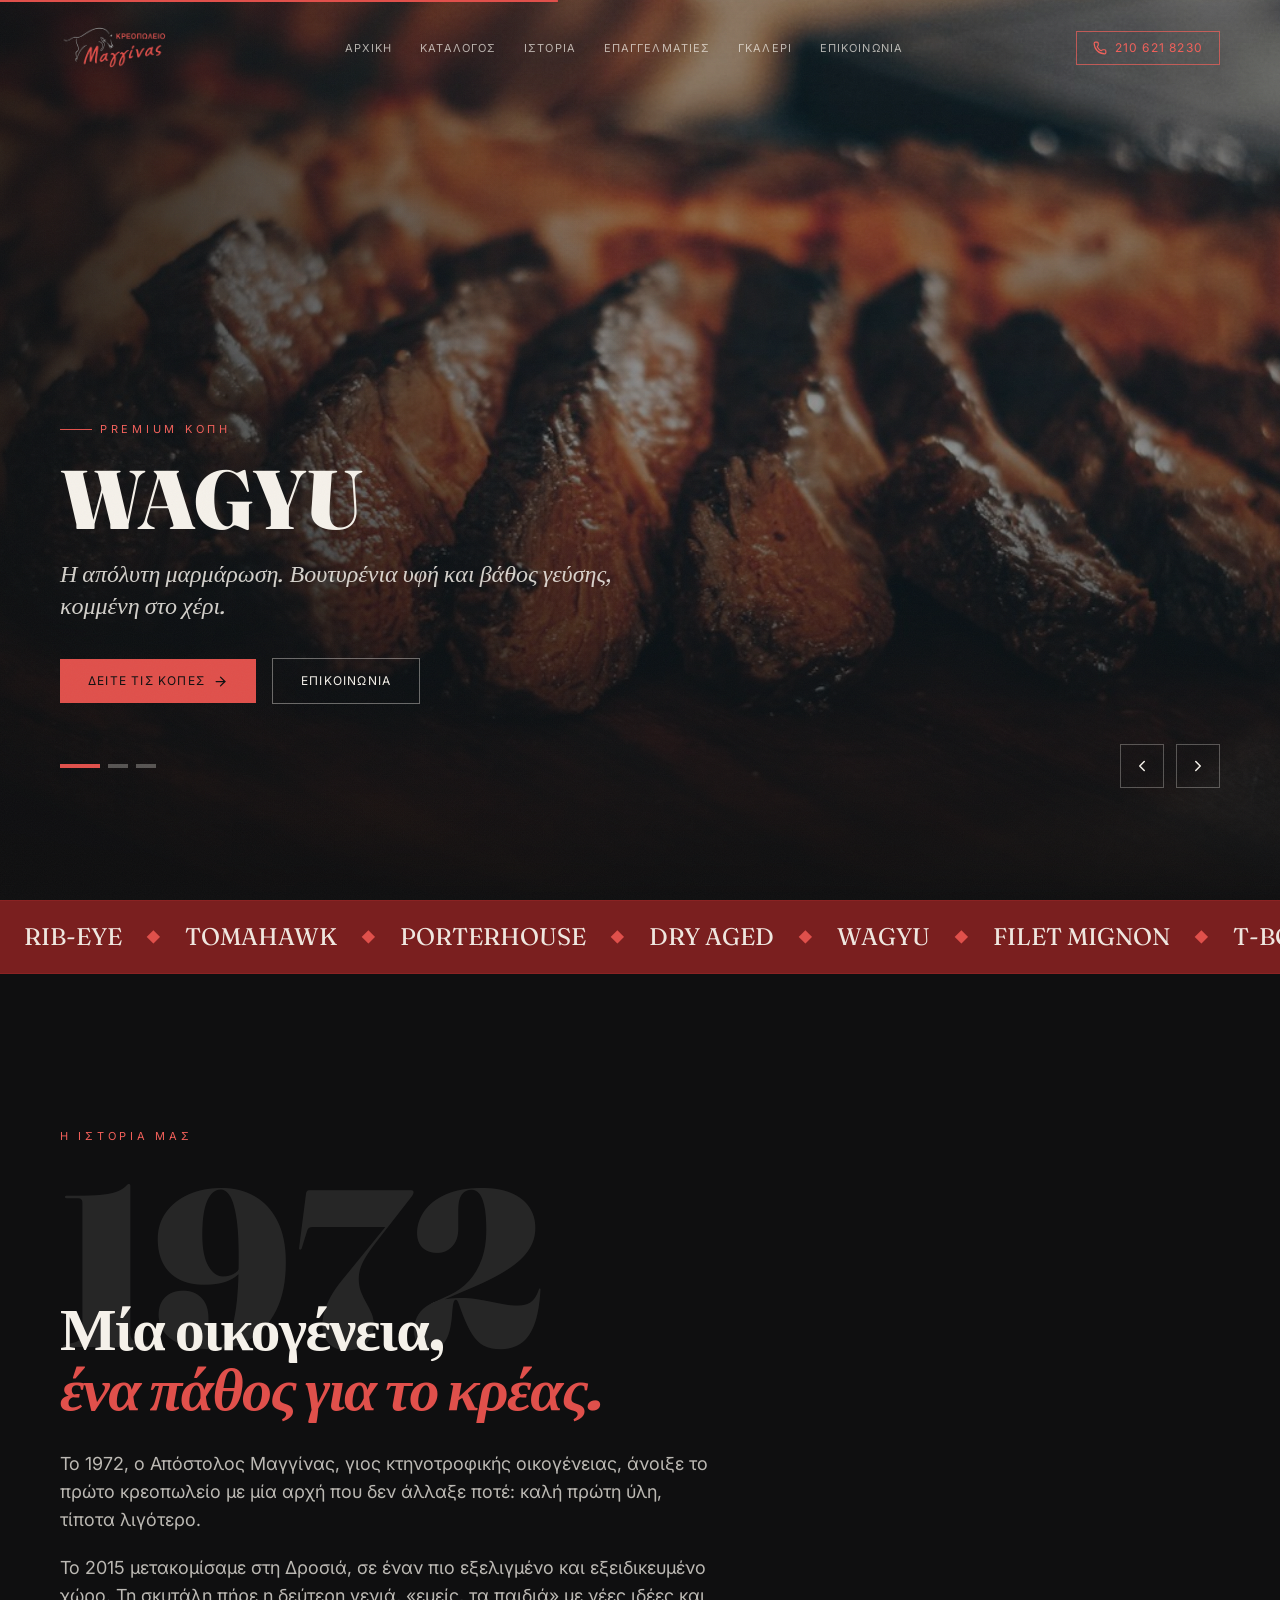
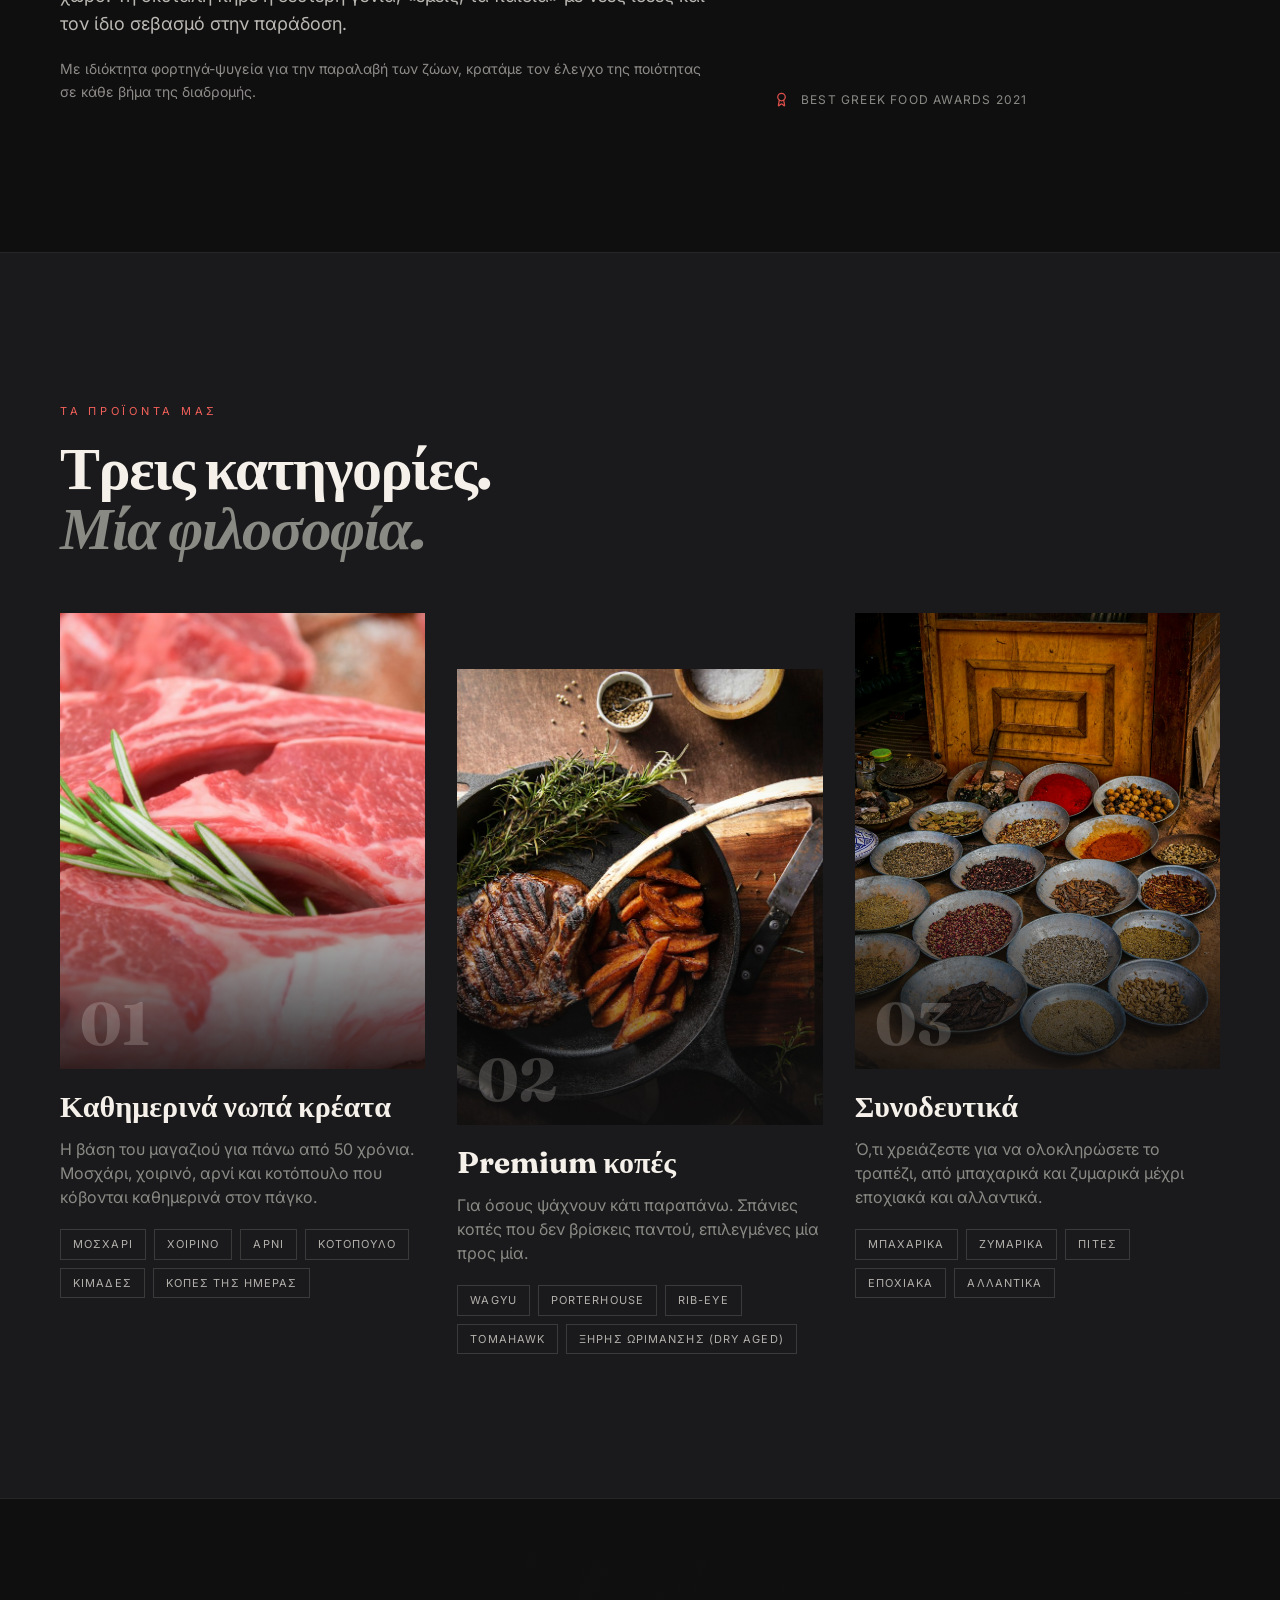
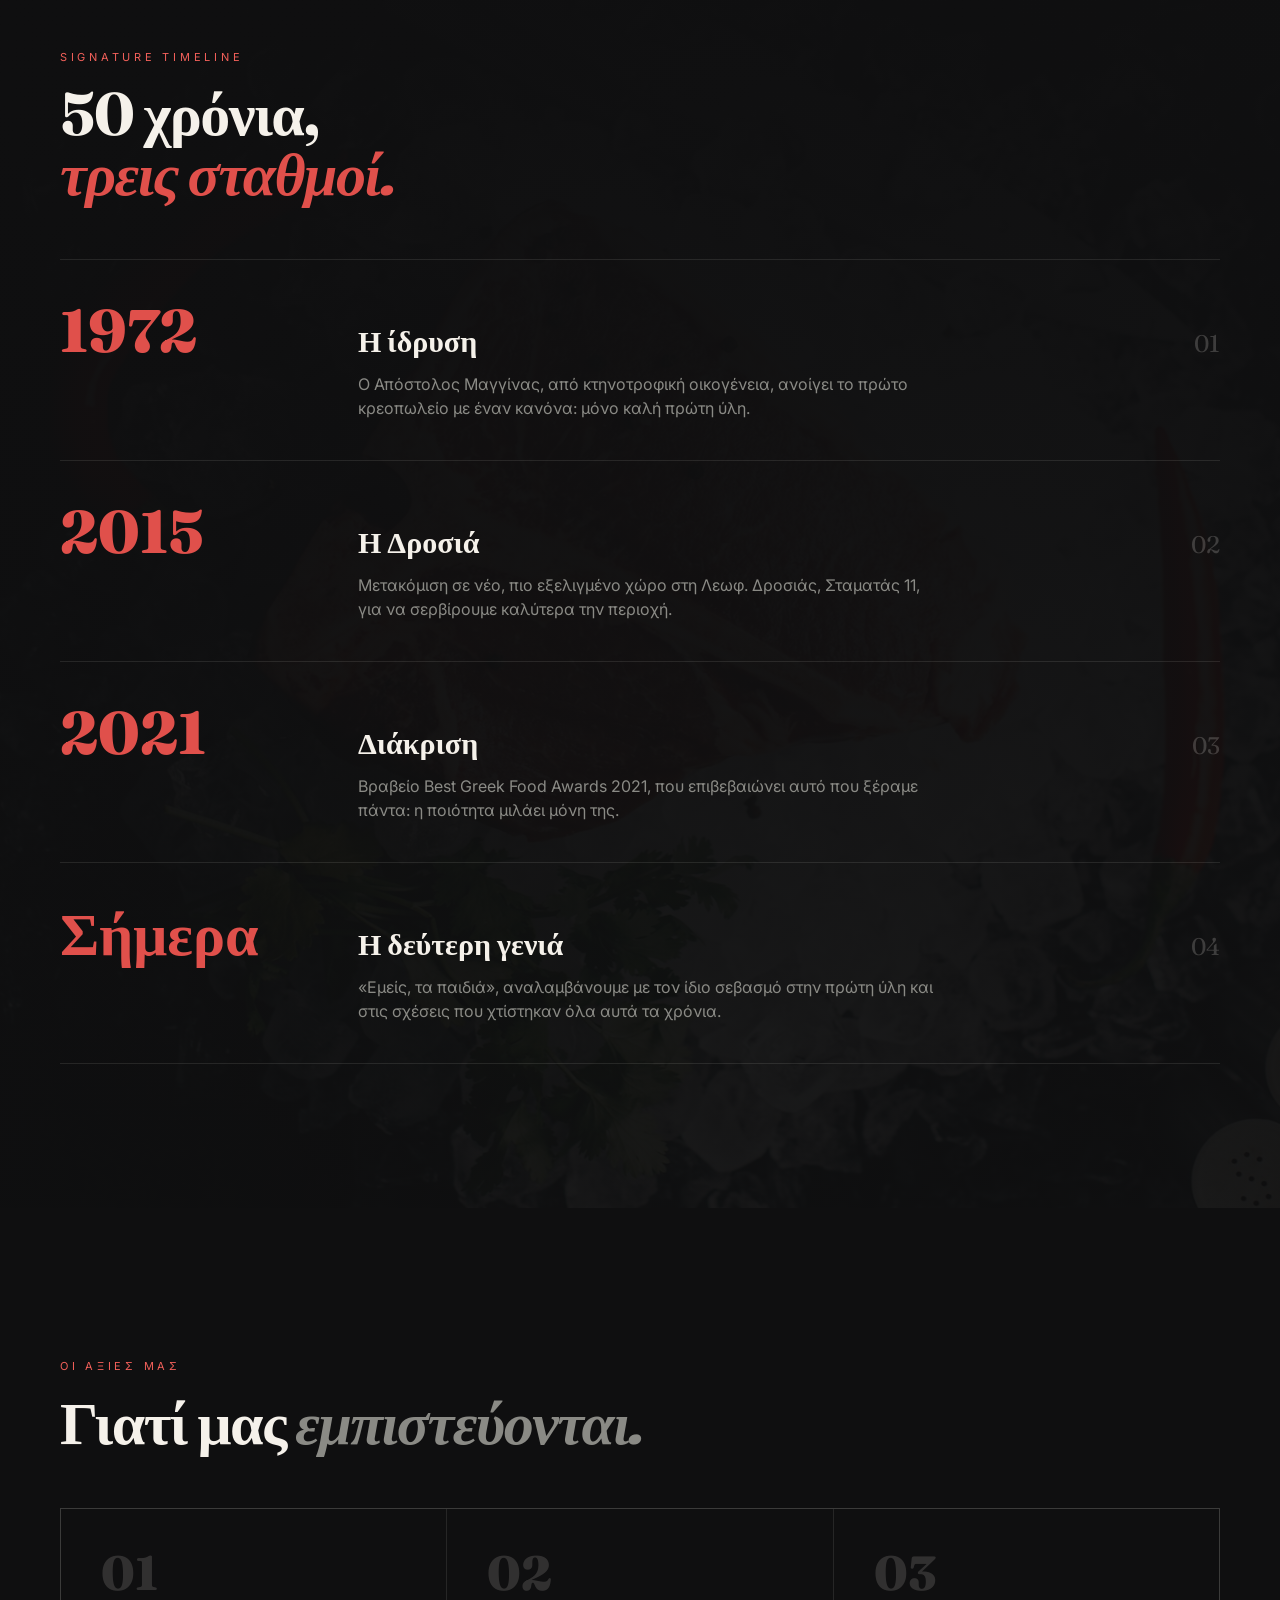
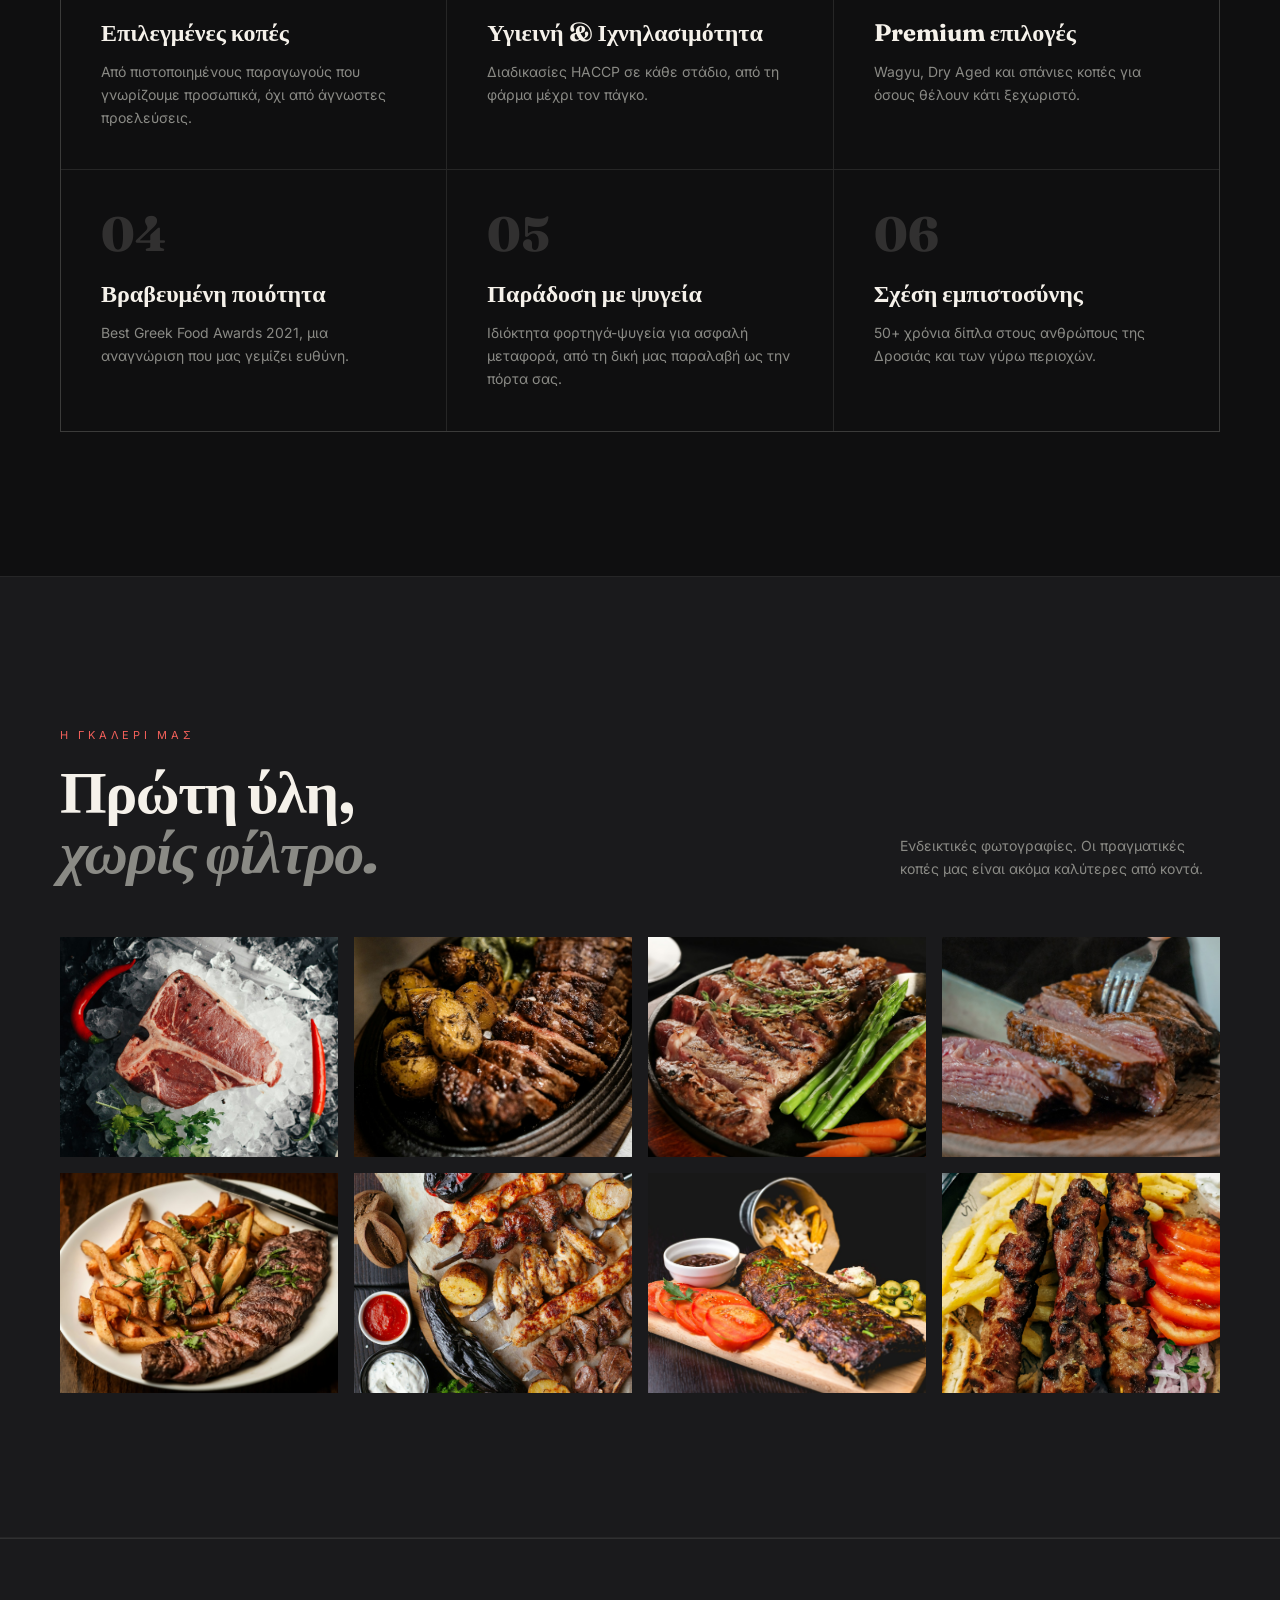
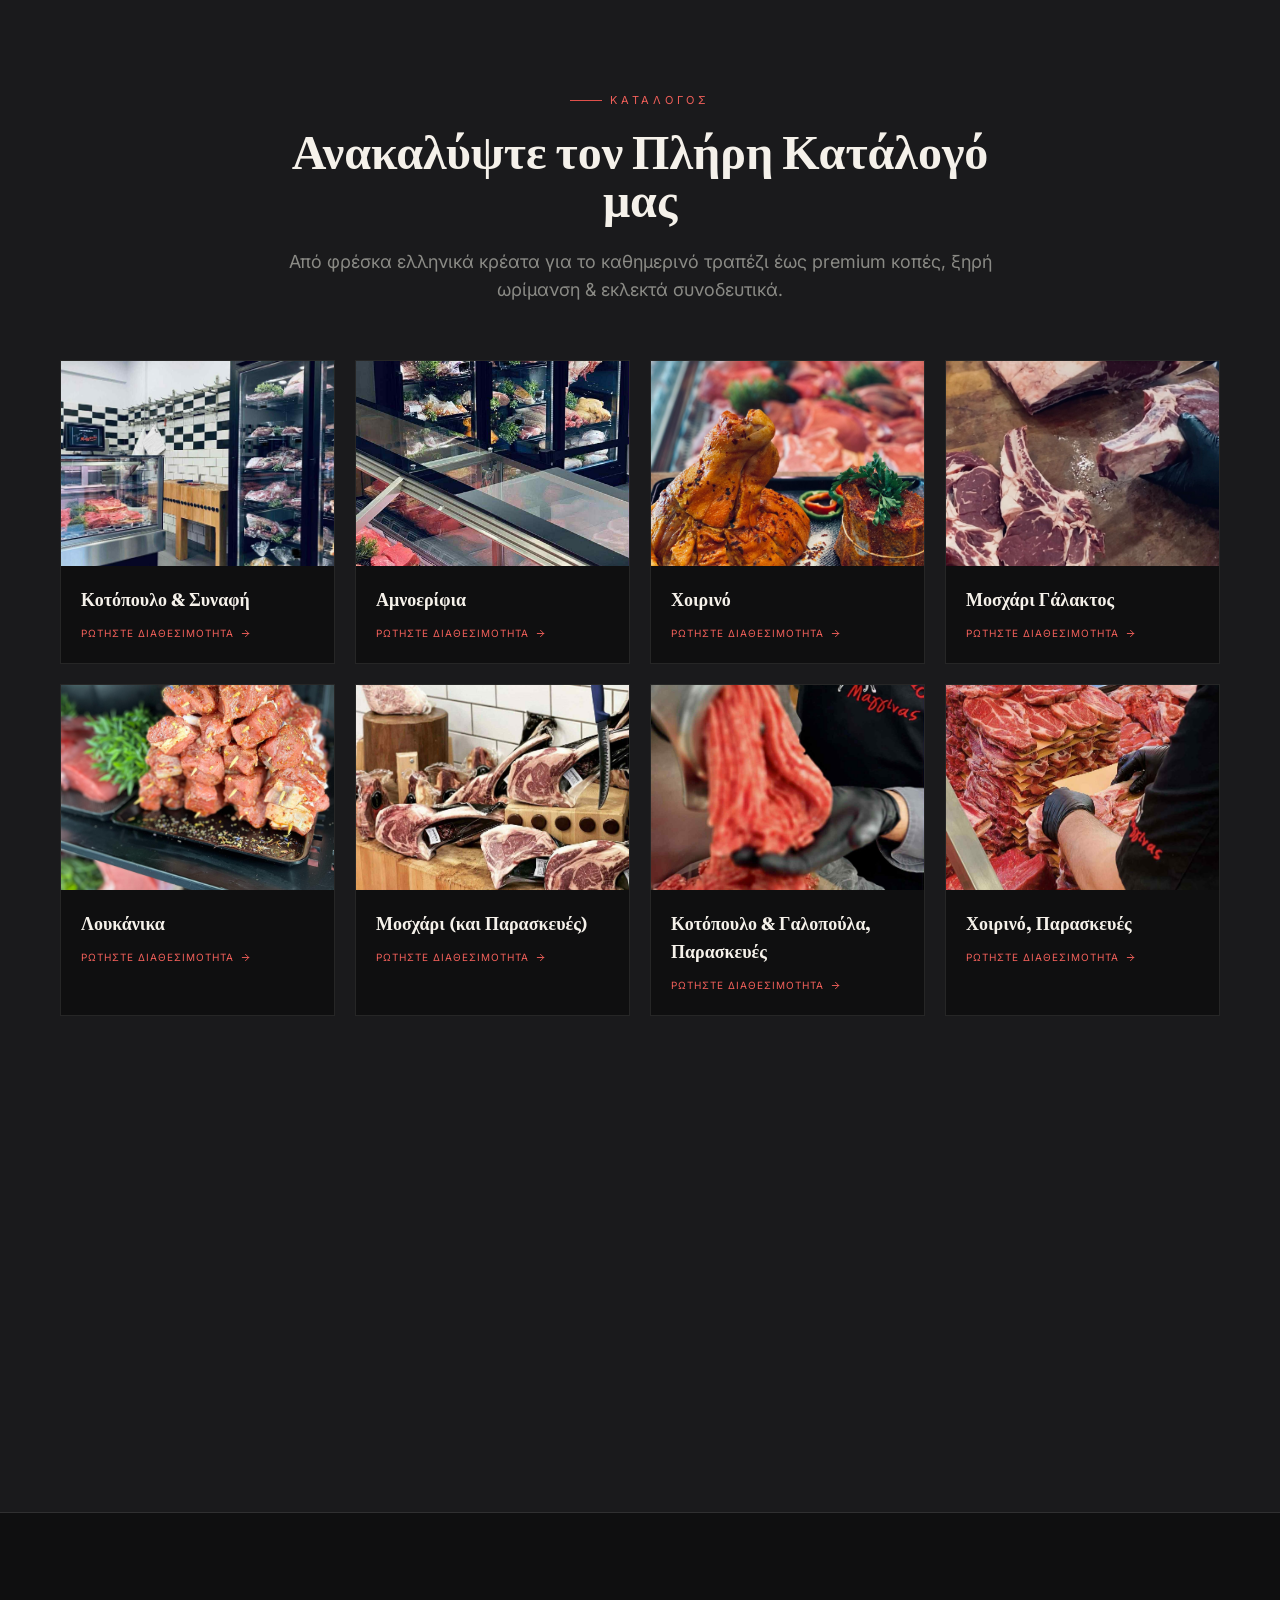
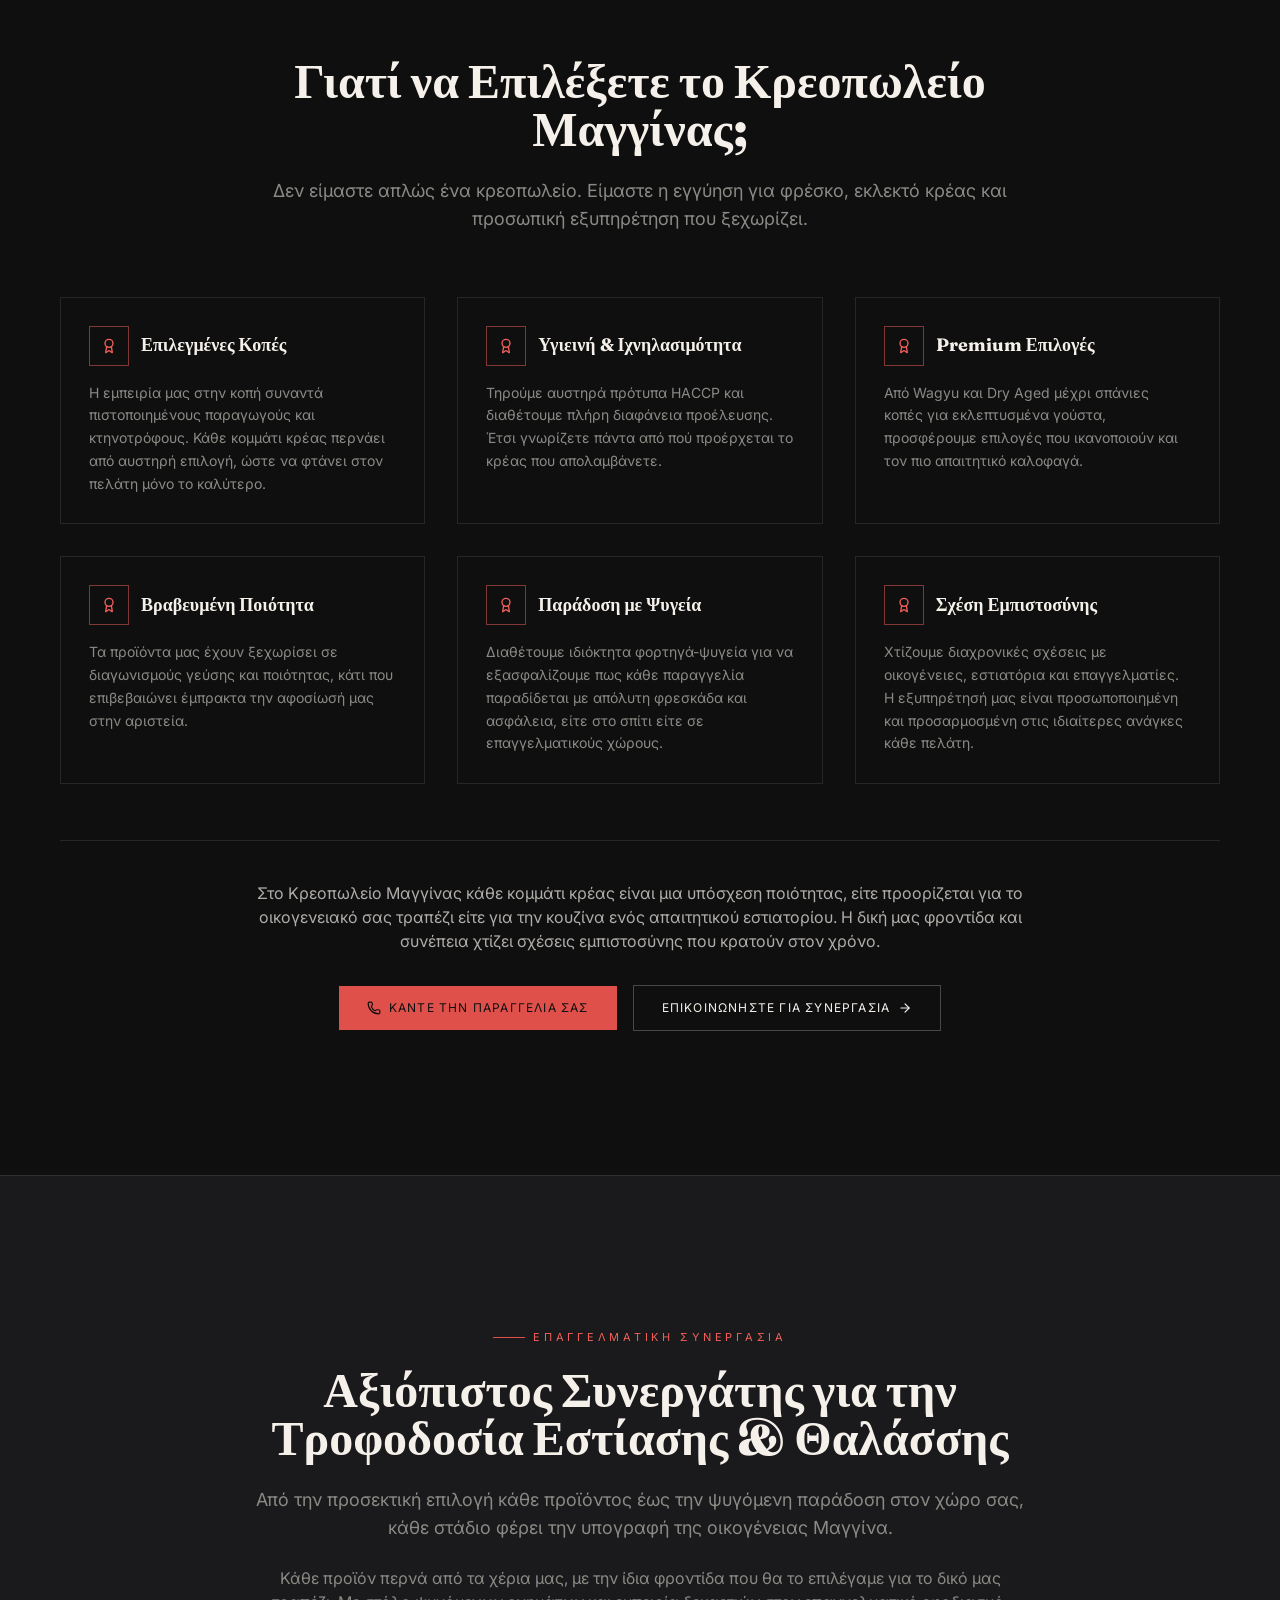
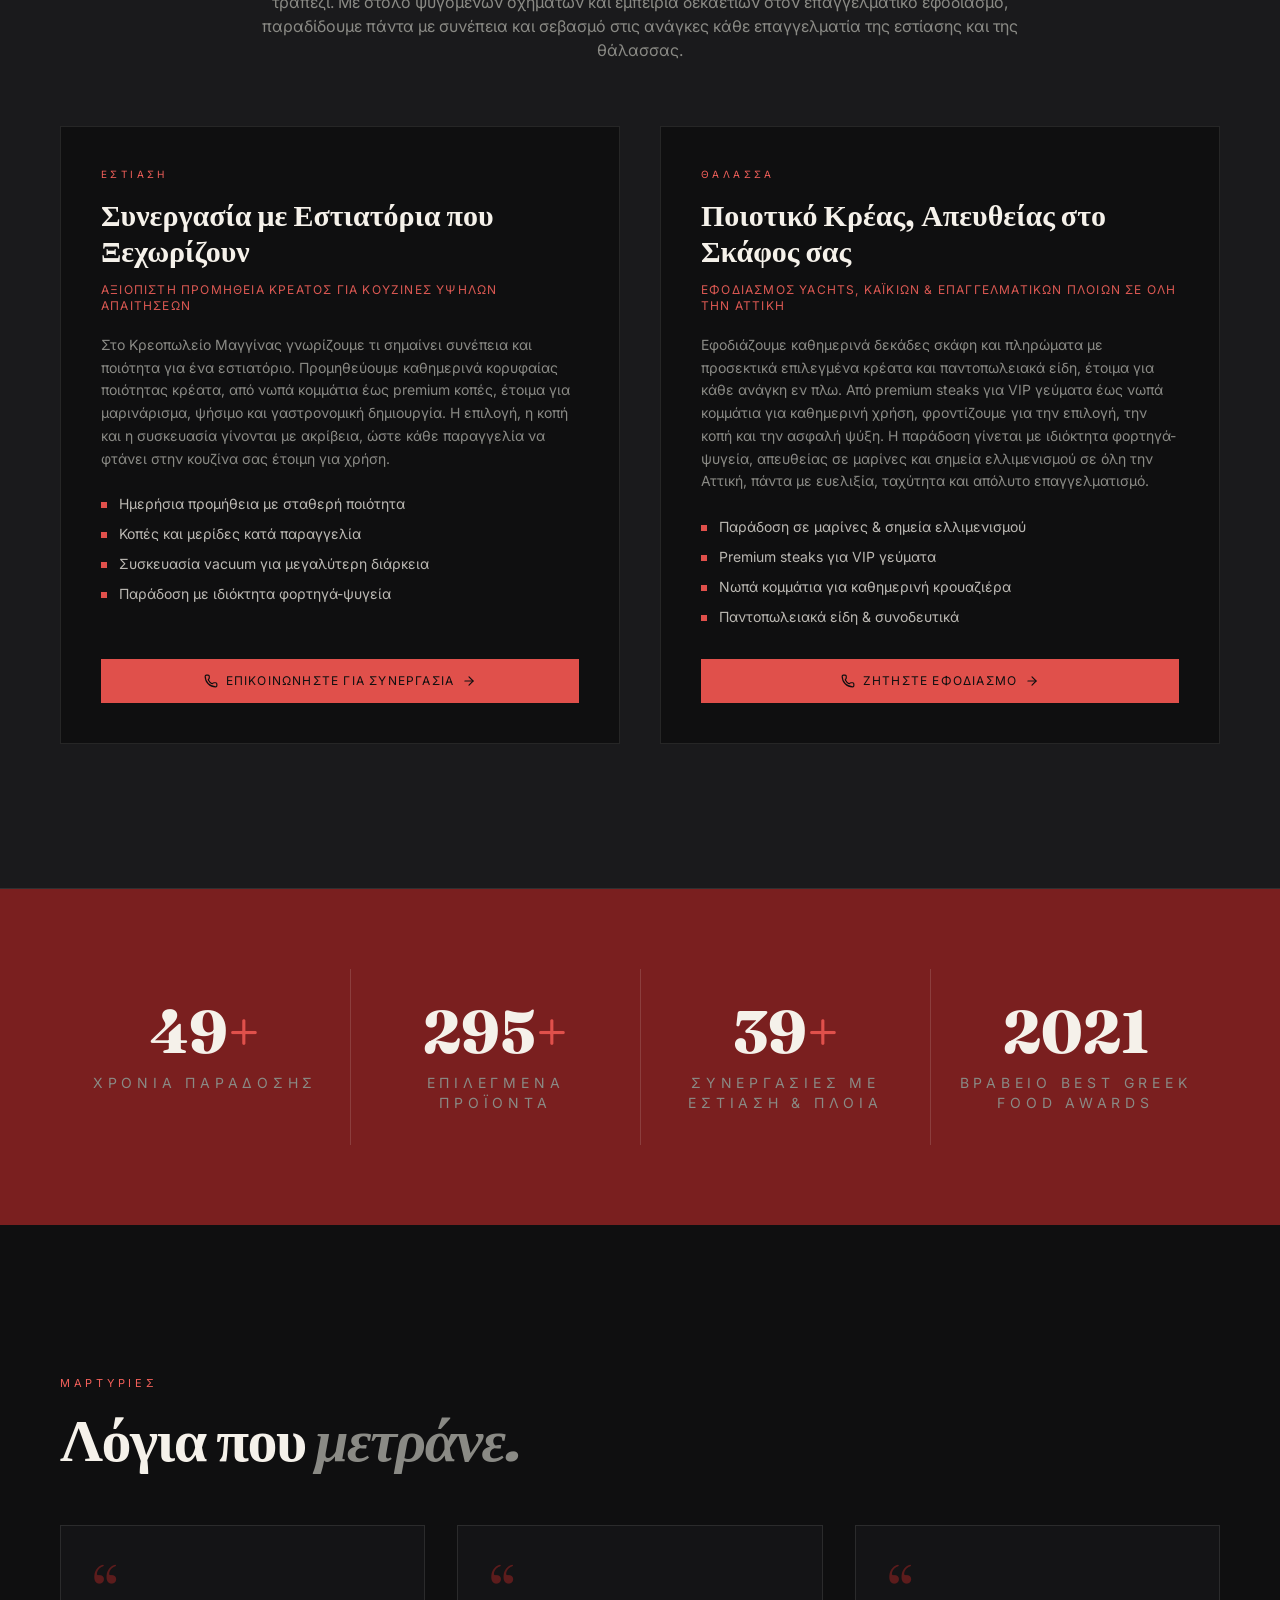
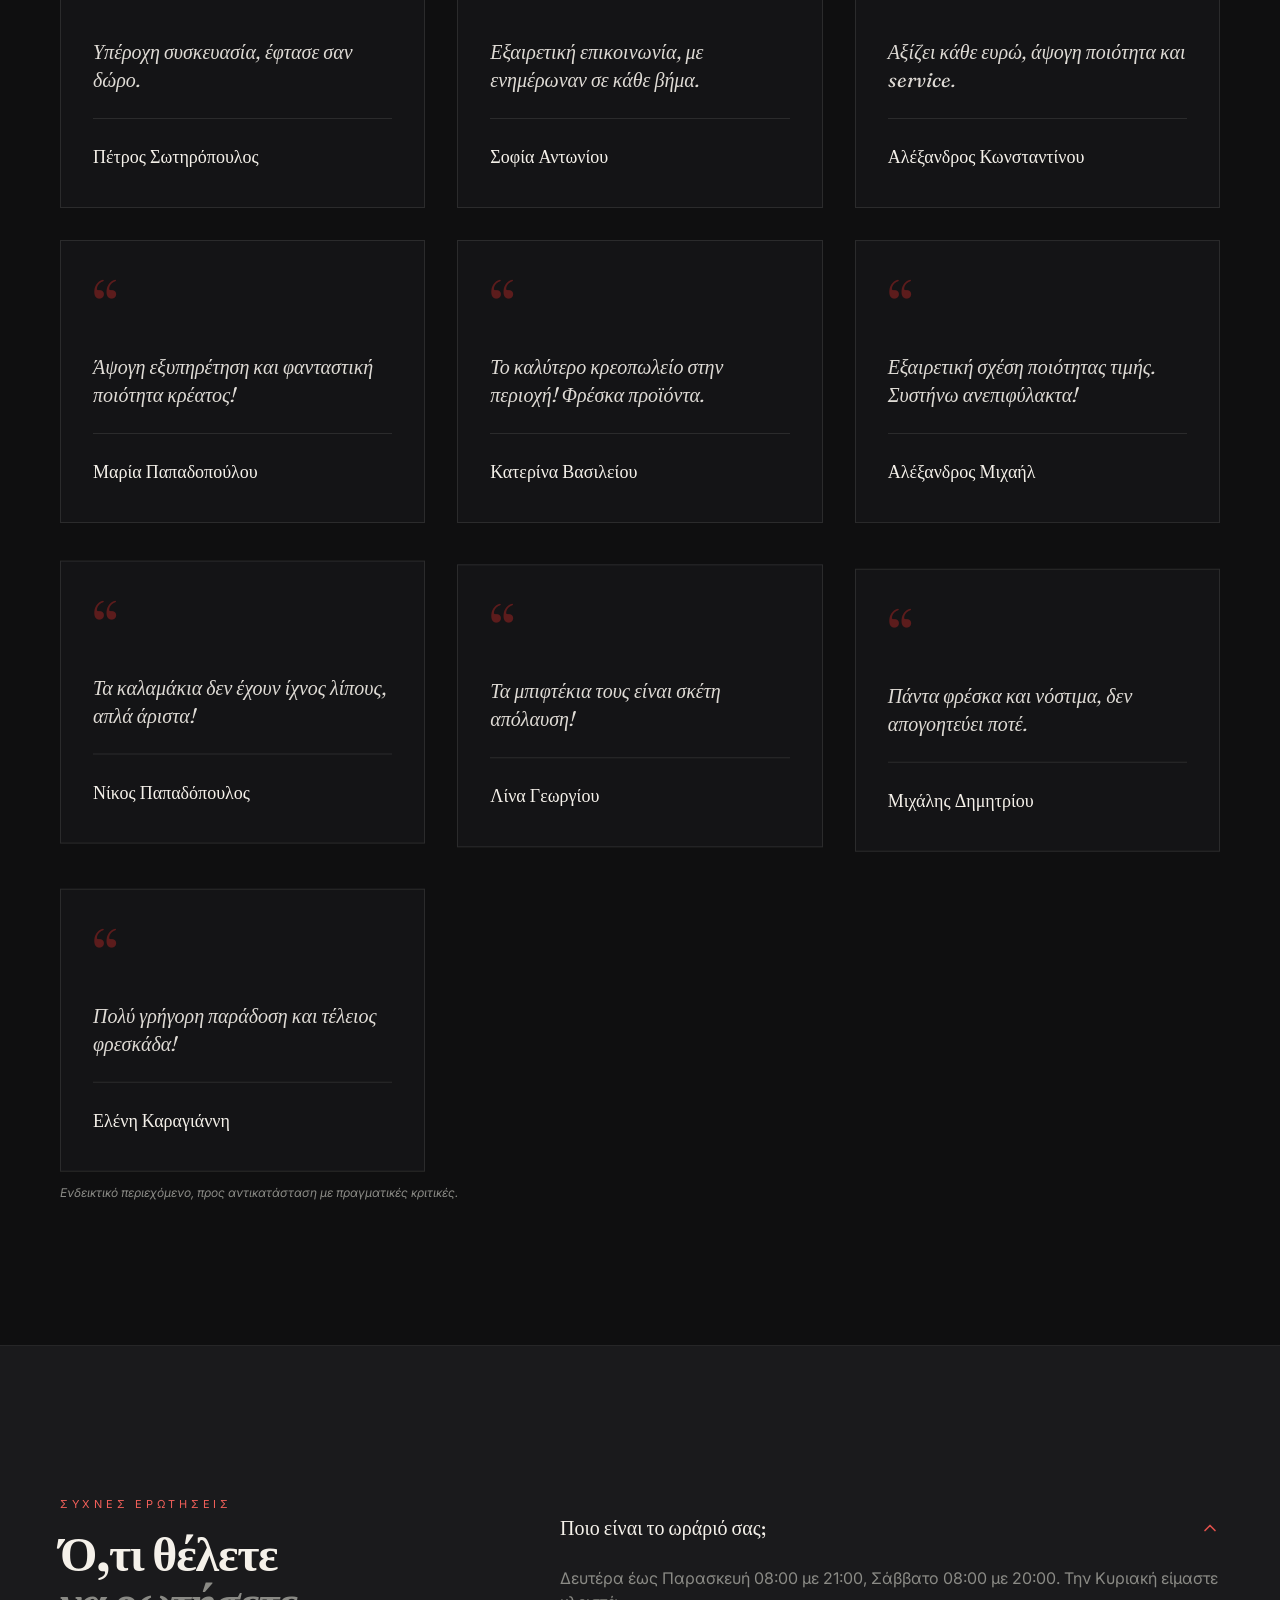
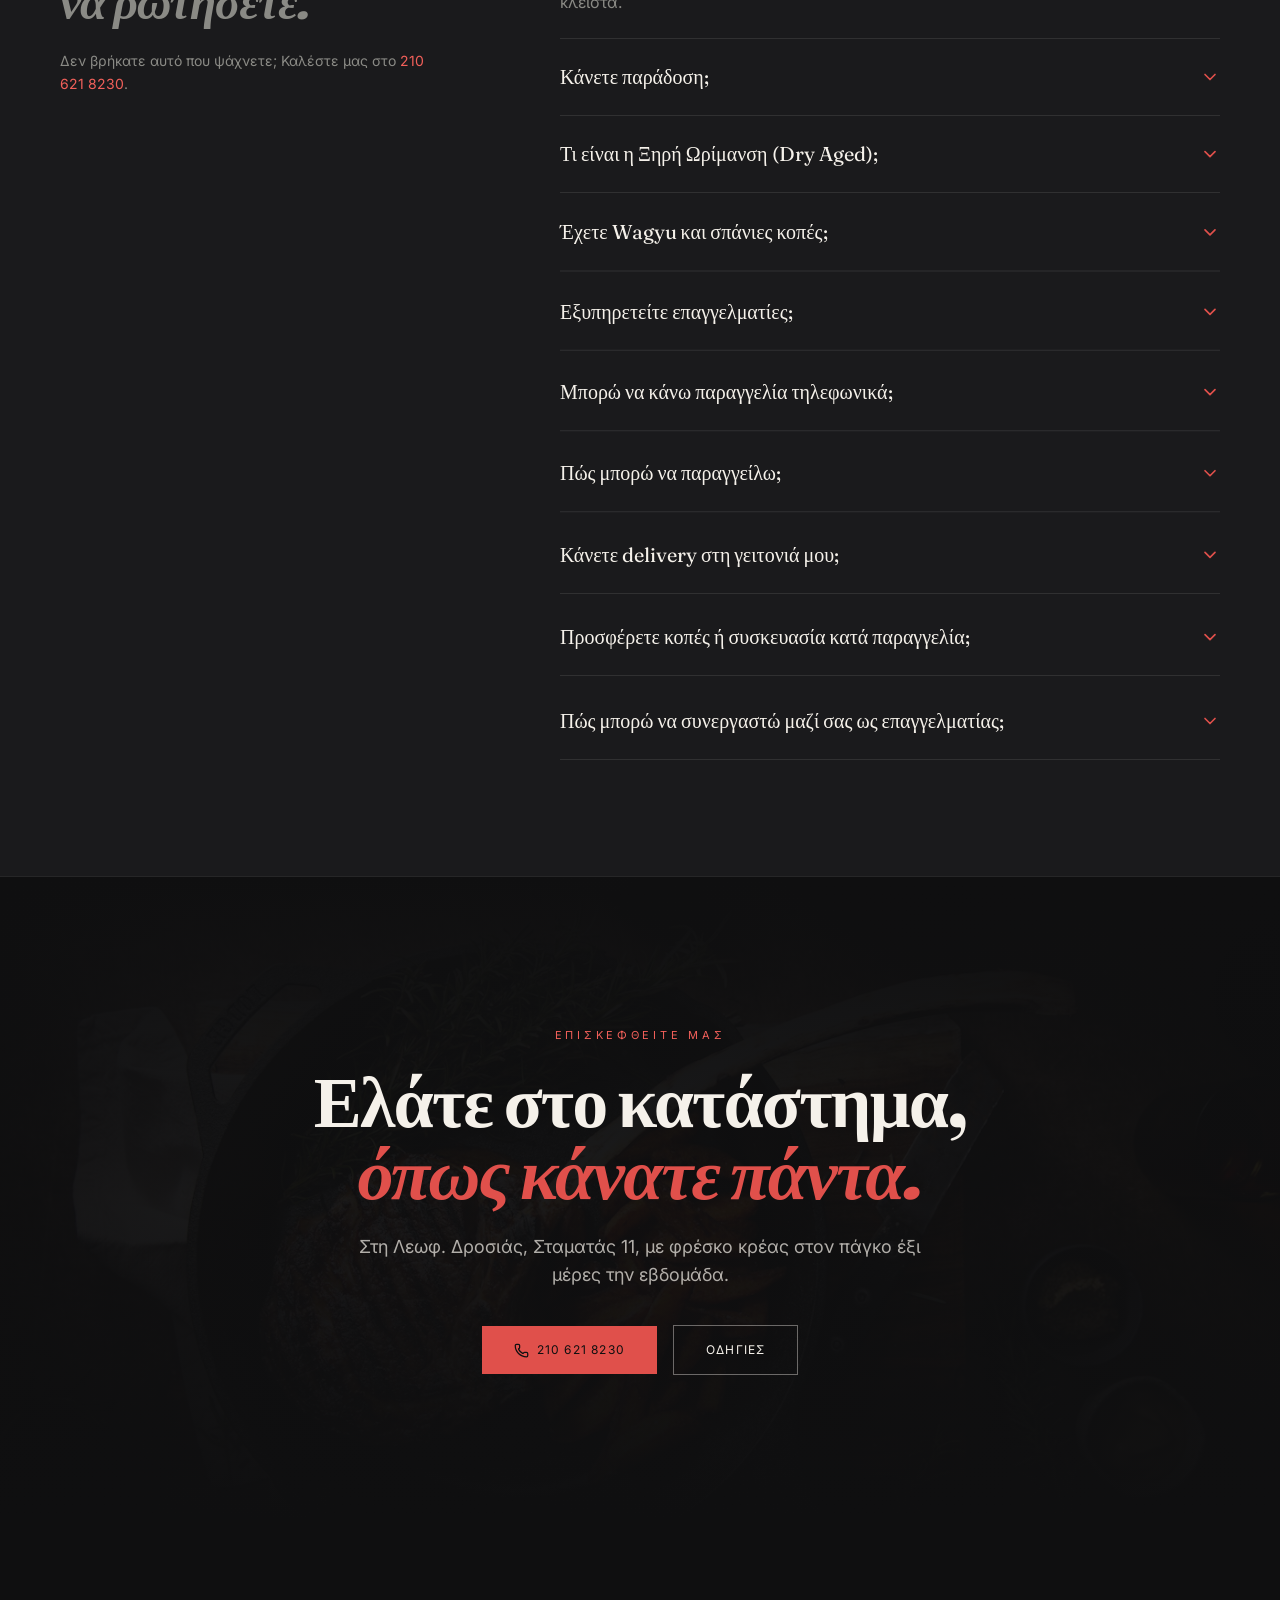
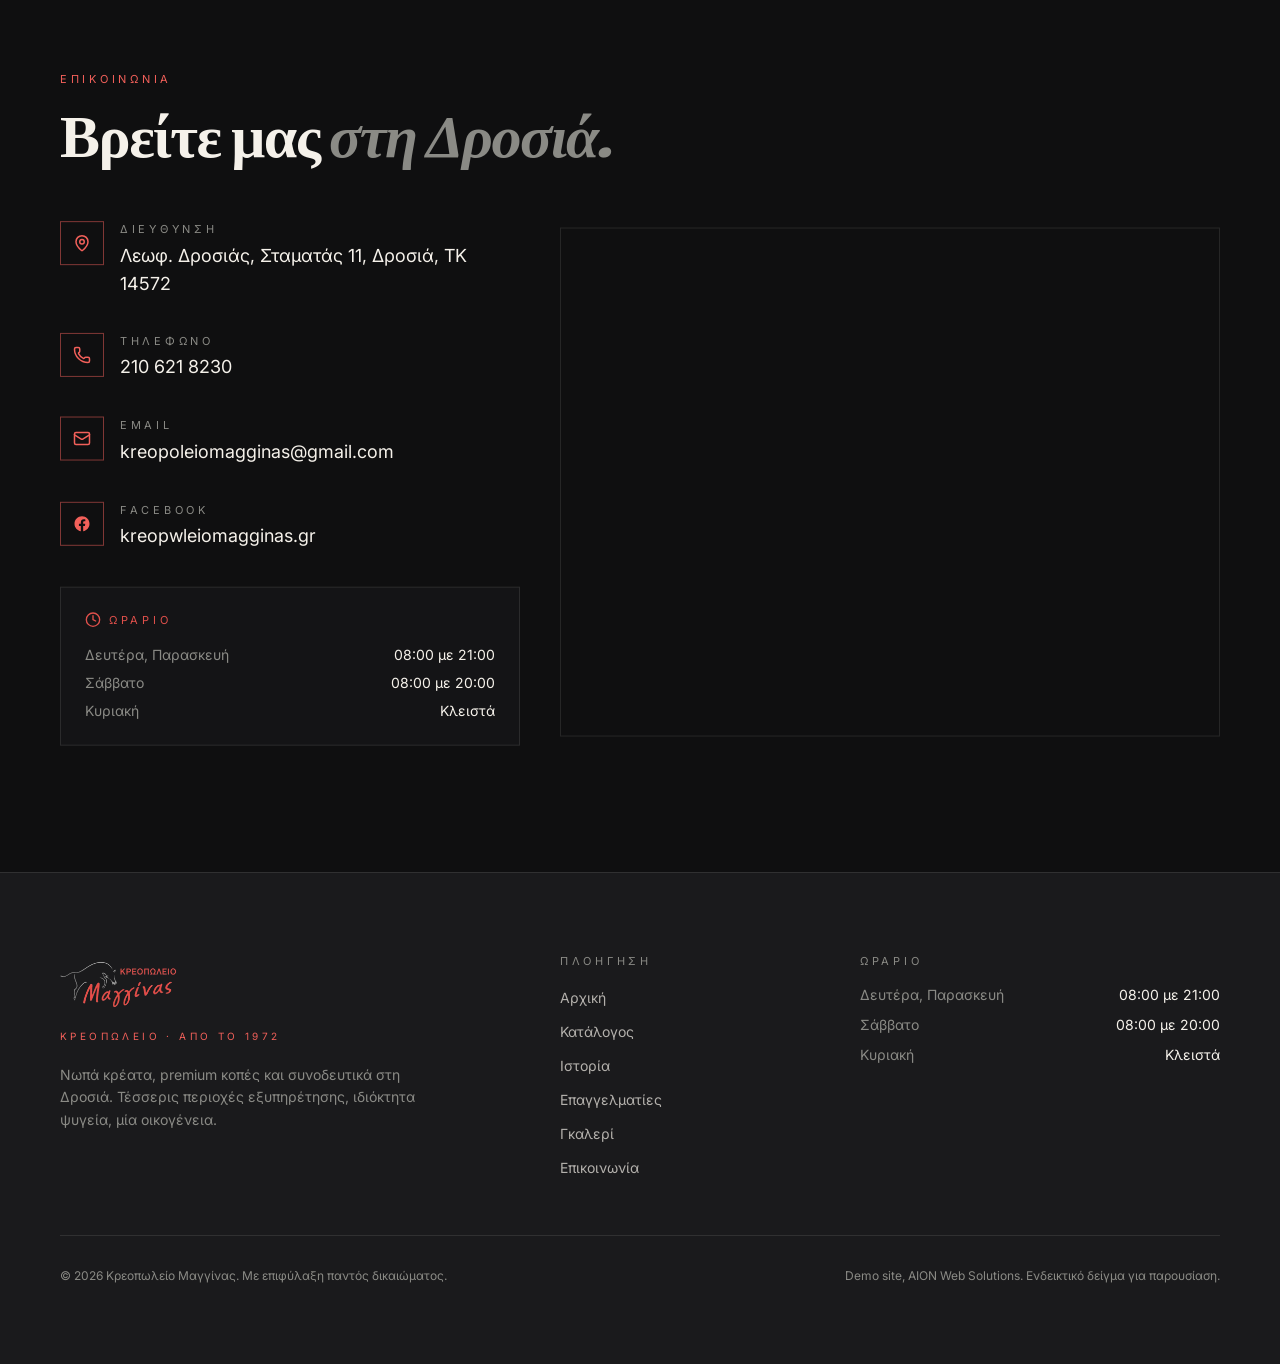
<file: index.html>
<!DOCTYPE html>
<html lang="el">
  <head>
    <meta charset="UTF-8" />
    <meta name="viewport" content="width=device-width, initial-scale=1.0" />

    <title>Κρεοπωλείο Μαγγίνας — Νωπά κρέατα & Premium κοπές | Δροσιά</title>
    <meta name="description" content="Κρεοπωλείο Μαγγίνας — από το 1972 στη Δροσιά. Καθημερινά νωπά κρέατα, Premium κοπές (Wagyu, Dry Aged, Tomahawk) και συνοδευτικά. Παράδοση με ιδιόκτητα ψυγεία." />

    <meta property="og:title" content="Κρεοπωλείο Μαγγίνας — Νωπά κρέατα & Premium κοπές" />
    <meta property="og:description" content="Από το 1972. Καθημερινά νωπά κρέατα, Wagyu, Dry Aged, Tomahawk. Δροσιά — Λεωφ. Δροσιάς Σταμάτας 11." />
    <meta property="og:type" content="website" />
    <meta property="og:locale" content="el_GR" />
    <meta name="theme-color" content="#0F0F10" />

    <link rel="icon" href="./favicon.svg" type="image/svg+xml" />
    <link rel="preconnect" href="https://fonts.googleapis.com" />
    <link rel="preconnect" href="https://fonts.gstatic.com" crossorigin />
    <link href="https://fonts.googleapis.com/css2?family=Fraunces:ital,opsz,wght@0,9..144,400;0,9..144,500;0,9..144,600;0,9..144,700;0,9..144,800;0,9..144,900;1,9..144,400;1,9..144,500;1,9..144,600&family=Inter:wght@300;400;500;600;700&display=swap" rel="stylesheet" />

    <script type="application/ld+json">
      {
        "@context": "https://schema.org",
        "@type": "ButcherShop",
        "name": "Κρεοπωλείο Μαγγίνας",
        "image": "https://magginas-kreopoleio.vercel.app/images/hero-wagyu.jpg",
        "telephone": "+302106218230",
        "email": "kreopoleiomagginas@gmail.com",
        "address": {
          "@type": "PostalAddress",
          "streetAddress": "Λεωφ. Δροσιάς – Σταματάς 11",
          "addressLocality": "Δροσιά",
          "postalCode": "14572",
          "addressCountry": "GR"
        },
        "openingHours": ["Mo-Fr 08:00-21:00", "Sa 08:00-20:00"],
        "sameAs": ["https://www.facebook.com/kreopwleiomagginas.gr"]
      }
    </script>
    <script type="module" crossorigin src="./assets/index-DBhRj_tU.js"></script>
    <link rel="stylesheet" crossorigin href="./assets/index-BxsvUqzU.css">
  </head>
  <body>
    <div id="root"></div>
  </body>
</html>
</file>
<file: assets/index-BxsvUqzU.css>
*,:before,:after{--tw-border-spacing-x: 0;--tw-border-spacing-y: 0;--tw-translate-x: 0;--tw-translate-y: 0;--tw-rotate: 0;--tw-skew-x: 0;--tw-skew-y: 0;--tw-scale-x: 1;--tw-scale-y: 1;--tw-pan-x: ;--tw-pan-y: ;--tw-pinch-zoom: ;--tw-scroll-snap-strictness: proximity;--tw-gradient-from-position: ;--tw-gradient-via-position: ;--tw-gradient-to-position: ;--tw-ordinal: ;--tw-slashed-zero: ;--tw-numeric-figure: ;--tw-numeric-spacing: ;--tw-numeric-fraction: ;--tw-ring-inset: ;--tw-ring-offset-width: 0px;--tw-ring-offset-color: #fff;--tw-ring-color: rgb(59 130 246 / .5);--tw-ring-offset-shadow: 0 0 #0000;--tw-ring-shadow: 0 0 #0000;--tw-shadow: 0 0 #0000;--tw-shadow-colored: 0 0 #0000;--tw-blur: ;--tw-brightness: ;--tw-contrast: ;--tw-grayscale: ;--tw-hue-rotate: ;--tw-invert: ;--tw-saturate: ;--tw-sepia: ;--tw-drop-shadow: ;--tw-backdrop-blur: ;--tw-backdrop-brightness: ;--tw-backdrop-contrast: ;--tw-backdrop-grayscale: ;--tw-backdrop-hue-rotate: ;--tw-backdrop-invert: ;--tw-backdrop-opacity: ;--tw-backdrop-saturate: ;--tw-backdrop-sepia: ;--tw-contain-size: ;--tw-contain-layout: ;--tw-contain-paint: ;--tw-contain-style: }::backdrop{--tw-border-spacing-x: 0;--tw-border-spacing-y: 0;--tw-translate-x: 0;--tw-translate-y: 0;--tw-rotate: 0;--tw-skew-x: 0;--tw-skew-y: 0;--tw-scale-x: 1;--tw-scale-y: 1;--tw-pan-x: ;--tw-pan-y: ;--tw-pinch-zoom: ;--tw-scroll-snap-strictness: proximity;--tw-gradient-from-position: ;--tw-gradient-via-position: ;--tw-gradient-to-position: ;--tw-ordinal: ;--tw-slashed-zero: ;--tw-numeric-figure: ;--tw-numeric-spacing: ;--tw-numeric-fraction: ;--tw-ring-inset: ;--tw-ring-offset-width: 0px;--tw-ring-offset-color: #fff;--tw-ring-color: rgb(59 130 246 / .5);--tw-ring-offset-shadow: 0 0 #0000;--tw-ring-shadow: 0 0 #0000;--tw-shadow: 0 0 #0000;--tw-shadow-colored: 0 0 #0000;--tw-blur: ;--tw-brightness: ;--tw-contrast: ;--tw-grayscale: ;--tw-hue-rotate: ;--tw-invert: ;--tw-saturate: ;--tw-sepia: ;--tw-drop-shadow: ;--tw-backdrop-blur: ;--tw-backdrop-brightness: ;--tw-backdrop-contrast: ;--tw-backdrop-grayscale: ;--tw-backdrop-hue-rotate: ;--tw-backdrop-invert: ;--tw-backdrop-opacity: ;--tw-backdrop-saturate: ;--tw-backdrop-sepia: ;--tw-contain-size: ;--tw-contain-layout: ;--tw-contain-paint: ;--tw-contain-style: }*,:before,:after{box-sizing:border-box;border-width:0;border-style:solid;border-color:#e5e7eb}:before,:after{--tw-content: ""}html,:host{line-height:1.5;-webkit-text-size-adjust:100%;-moz-tab-size:4;-o-tab-size:4;tab-size:4;font-family:Inter,system-ui,sans-serif;font-feature-settings:normal;font-variation-settings:normal;-webkit-tap-highlight-color:transparent}body{margin:0;line-height:inherit}hr{height:0;color:inherit;border-top-width:1px}abbr:where([title]){-webkit-text-decoration:underline dotted;text-decoration:underline dotted}h1,h2,h3,h4,h5,h6{font-size:inherit;font-weight:inherit}a{color:inherit;text-decoration:inherit}b,strong{font-weight:bolder}code,kbd,samp,pre{font-family:ui-monospace,SFMono-Regular,Menlo,Monaco,Consolas,Liberation Mono,Courier New,monospace;font-feature-settings:normal;font-variation-settings:normal;font-size:1em}small{font-size:80%}sub,sup{font-size:75%;line-height:0;position:relative;vertical-align:baseline}sub{bottom:-.25em}sup{top:-.5em}table{text-indent:0;border-color:inherit;border-collapse:collapse}button,input,optgroup,select,textarea{font-family:inherit;font-feature-settings:inherit;font-variation-settings:inherit;font-size:100%;font-weight:inherit;line-height:inherit;letter-spacing:inherit;color:inherit;margin:0;padding:0}button,select{text-transform:none}button,input:where([type=button]),input:where([type=reset]),input:where([type=submit]){-webkit-appearance:button;background-color:transparent;background-image:none}:-moz-focusring{outline:auto}:-moz-ui-invalid{box-shadow:none}progress{vertical-align:baseline}::-webkit-inner-spin-button,::-webkit-outer-spin-button{height:auto}[type=search]{-webkit-appearance:textfield;outline-offset:-2px}::-webkit-search-decoration{-webkit-appearance:none}::-webkit-file-upload-button{-webkit-appearance:button;font:inherit}summary{display:list-item}blockquote,dl,dd,h1,h2,h3,h4,h5,h6,hr,figure,p,pre{margin:0}fieldset{margin:0;padding:0}legend{padding:0}ol,ul,menu{list-style:none;margin:0;padding:0}dialog{padding:0}textarea{resize:vertical}input::-moz-placeholder,textarea::-moz-placeholder{opacity:1;color:#9ca3af}input::placeholder,textarea::placeholder{opacity:1;color:#9ca3af}button,[role=button]{cursor:pointer}:disabled{cursor:default}img,svg,video,canvas,audio,iframe,embed,object{display:block;vertical-align:middle}img,video{max-width:100%;height:auto}[hidden]:where(:not([hidden=until-found])){display:none}.container{width:100%}@media (min-width: 640px){.container{max-width:640px}}@media (min-width: 768px){.container{max-width:768px}}@media (min-width: 1024px){.container{max-width:1024px}}@media (min-width: 1280px){.container{max-width:1280px}}@media (min-width: 1536px){.container{max-width:1536px}}.visible{visibility:visible}.static{position:static}.fixed{position:fixed}.absolute{position:absolute}.relative{position:relative}.inset-0{top:0;right:0;bottom:0;left:0}.inset-x-0{left:0;right:0}.bottom-0{bottom:0}.bottom-2{bottom:.5rem}.bottom-3{bottom:.75rem}.bottom-4{bottom:1rem}.left-0{left:0}.left-3{left:.75rem}.left-4{left:1rem}.left-5{left:1.25rem}.left-\[19px\]{left:19px}.right-0{right:0}.right-4{right:1rem}.right-5{right:1.25rem}.top-0{top:0}.top-1\.5{top:.375rem}.top-2{top:.5rem}.top-5{top:1.25rem}.z-10{z-index:10}.z-40{z-index:40}.z-50{z-index:50}.z-\[60\]{z-index:60}.z-\[70\]{z-index:70}.row-span-2{grid-row:span 2 / span 2}.mx-auto{margin-left:auto;margin-right:auto}.-ml-1{margin-left:-.25rem}.-mt-14{margin-top:-3.5rem}.mb-3{margin-bottom:.75rem}.mb-4{margin-bottom:1rem}.mb-5{margin-bottom:1.25rem}.mb-6{margin-bottom:1.5rem}.mb-8{margin-bottom:2rem}.mt-0\.5{margin-top:.125rem}.mt-1{margin-top:.25rem}.mt-10{margin-top:2.5rem}.mt-12{margin-top:3rem}.mt-14{margin-top:3.5rem}.mt-16{margin-top:4rem}.mt-2{margin-top:.5rem}.mt-2\.5{margin-top:.625rem}.mt-3{margin-top:.75rem}.mt-4{margin-top:1rem}.mt-5{margin-top:1.25rem}.mt-6{margin-top:1.5rem}.mt-7{margin-top:1.75rem}.mt-8{margin-top:2rem}.mt-9{margin-top:2.25rem}.line-clamp-2{overflow:hidden;display:-webkit-box;-webkit-box-orient:vertical;-webkit-line-clamp:2}.block{display:block}.inline-block{display:inline-block}.flex{display:flex}.inline-flex{display:inline-flex}.grid{display:grid}.hidden{display:none}.aspect-\[4\/3\]{aspect-ratio:4/3}.aspect-\[4\/5\]{aspect-ratio:4/5}.h-1{height:.25rem}.h-1\.5{height:.375rem}.h-10{height:2.5rem}.h-11{height:2.75rem}.h-16{height:4rem}.h-\[280px\]{height:280px}.h-\[2px\]{height:2px}.h-\[380px\]{height:380px}.h-\[420px\]{height:420px}.h-\[9px\]{height:9px}.h-full{height:100%}.h-px{height:1px}.h-screen{height:100vh}.max-h-\[85vh\]{max-height:85vh}.min-h-\[380px\]{min-height:380px}.min-h-\[420px\]{min-height:420px}.min-h-\[660px\]{min-height:660px}.min-h-screen{min-height:100vh}.w-1\.5{width:.375rem}.w-10{width:2.5rem}.w-11{width:2.75rem}.w-5{width:1.25rem}.w-8{width:2rem}.w-\[9px\]{width:9px}.w-auto{width:auto}.w-full{width:100%}.w-max{width:-moz-max-content;width:max-content}.w-px{width:1px}.min-w-0{min-width:0px}.max-w-2xl{max-width:42rem}.max-w-3xl{max-width:48rem}.max-w-4xl{max-width:56rem}.max-w-\[90vw\]{max-width:90vw}.max-w-content{max-width:1240px}.max-w-sm{max-width:24rem}.max-w-xl{max-width:36rem}.max-w-xs{max-width:20rem}.flex-1{flex:1 1 0%}.shrink-0{flex-shrink:0}.origin-left{transform-origin:left}.rotate-180{--tw-rotate: 180deg;transform:translate(var(--tw-translate-x),var(--tw-translate-y)) rotate(var(--tw-rotate)) skew(var(--tw-skew-x)) skewY(var(--tw-skew-y)) scaleX(var(--tw-scale-x)) scaleY(var(--tw-scale-y))}.select-none{-webkit-user-select:none;-moz-user-select:none;user-select:none}.auto-rows-\[160px\]{grid-auto-rows:160px}.grid-cols-2{grid-template-columns:repeat(2,minmax(0,1fr))}.flex-col{flex-direction:column}.flex-wrap{flex-wrap:wrap}.items-start{align-items:flex-start}.items-end{align-items:flex-end}.items-center{align-items:center}.items-baseline{align-items:baseline}.justify-center{justify-content:center}.justify-between{justify-content:space-between}.gap-1\.5{gap:.375rem}.gap-10{gap:2.5rem}.gap-2{gap:.5rem}.gap-3{gap:.75rem}.gap-4{gap:1rem}.gap-5{gap:1.25rem}.gap-6{gap:1.5rem}.gap-7{gap:1.75rem}.gap-8{gap:2rem}.gap-px{gap:1px}.space-y-2>:not([hidden])~:not([hidden]){--tw-space-y-reverse: 0;margin-top:calc(.5rem * calc(1 - var(--tw-space-y-reverse)));margin-bottom:calc(.5rem * var(--tw-space-y-reverse))}.space-y-2\.5>:not([hidden])~:not([hidden]){--tw-space-y-reverse: 0;margin-top:calc(.625rem * calc(1 - var(--tw-space-y-reverse)));margin-bottom:calc(.625rem * var(--tw-space-y-reverse))}.space-y-5>:not([hidden])~:not([hidden]){--tw-space-y-reverse: 0;margin-top:calc(1.25rem * calc(1 - var(--tw-space-y-reverse)));margin-bottom:calc(1.25rem * var(--tw-space-y-reverse))}.space-y-8>:not([hidden])~:not([hidden]){--tw-space-y-reverse: 0;margin-top:calc(2rem * calc(1 - var(--tw-space-y-reverse)));margin-bottom:calc(2rem * var(--tw-space-y-reverse))}.divide-x>:not([hidden])~:not([hidden]){--tw-divide-x-reverse: 0;border-right-width:calc(1px * var(--tw-divide-x-reverse));border-left-width:calc(1px * calc(1 - var(--tw-divide-x-reverse)))}.divide-cream\/15>:not([hidden])~:not([hidden]){border-color:#f5f1ea26}.overflow-hidden{overflow:hidden}.whitespace-nowrap{white-space:nowrap}.break-all{word-break:break-all}.border{border-width:1px}.border-y{border-top-width:1px;border-bottom-width:1px}.border-b{border-bottom-width:1px}.border-t{border-top-width:1px}.border-blood-bright\/40{border-color:#a32a2a66}.border-brand-soft\/40{border-color:#f2605a66}.border-brand-soft\/50{border-color:#f2605a80}.border-brand-soft\/70{border-color:#f2605ab3}.border-brand\/30{border-color:#e0504b4d}.border-cream\/10{border-color:#f5f1ea1a}.border-cream\/15{border-color:#f5f1ea26}.border-cream\/25{border-color:#f5f1ea40}.border-cream\/30{border-color:#f5f1ea4d}.border-cream\/40{border-color:#f5f1ea66}.border-cream\/5{border-color:#f5f1ea0d}.bg-blood{--tw-bg-opacity: 1;background-color:rgb(122 31 31 / var(--tw-bg-opacity, 1))}.bg-brand{--tw-bg-opacity: 1;background-color:rgb(224 80 75 / var(--tw-bg-opacity, 1))}.bg-coal{--tw-bg-opacity: 1;background-color:rgb(26 26 28 / var(--tw-bg-opacity, 1))}.bg-coal-2{--tw-bg-opacity: 1;background-color:rgb(35 35 38 / var(--tw-bg-opacity, 1))}.bg-coal\/50{background-color:#1a1a1c80}.bg-cream\/10{background-color:#f5f1ea1a}.bg-cream\/30{background-color:#f5f1ea4d}.bg-ink{--tw-bg-opacity: 1;background-color:rgb(15 15 16 / var(--tw-bg-opacity, 1))}.bg-ink\/40{background-color:#0f0f1066}.bg-ink\/90{background-color:#0f0f10e6}.bg-ink\/95{background-color:#0f0f10f2}.bg-gradient-to-b{background-image:linear-gradient(to bottom,var(--tw-gradient-stops))}.bg-gradient-to-r{background-image:linear-gradient(to right,var(--tw-gradient-stops))}.bg-gradient-to-t{background-image:linear-gradient(to top,var(--tw-gradient-stops))}.from-ink{--tw-gradient-from: #0F0F10 var(--tw-gradient-from-position);--tw-gradient-to: rgb(15 15 16 / 0) var(--tw-gradient-to-position);--tw-gradient-stops: var(--tw-gradient-from), var(--tw-gradient-to)}.from-ink\/70{--tw-gradient-from: rgb(15 15 16 / .7) var(--tw-gradient-from-position);--tw-gradient-to: rgb(15 15 16 / 0) var(--tw-gradient-to-position);--tw-gradient-stops: var(--tw-gradient-from), var(--tw-gradient-to)}.from-ink\/85{--tw-gradient-from: rgb(15 15 16 / .85) var(--tw-gradient-from-position);--tw-gradient-to: rgb(15 15 16 / 0) var(--tw-gradient-to-position);--tw-gradient-stops: var(--tw-gradient-from), var(--tw-gradient-to)}.via-ink\/45{--tw-gradient-to: rgb(15 15 16 / 0) var(--tw-gradient-to-position);--tw-gradient-stops: var(--tw-gradient-from), rgb(15 15 16 / .45) var(--tw-gradient-via-position), var(--tw-gradient-to)}.via-ink\/80{--tw-gradient-to: rgb(15 15 16 / 0) var(--tw-gradient-to-position);--tw-gradient-stops: var(--tw-gradient-from), rgb(15 15 16 / .8) var(--tw-gradient-via-position), var(--tw-gradient-to)}.via-ink\/85{--tw-gradient-to: rgb(15 15 16 / 0) var(--tw-gradient-to-position);--tw-gradient-stops: var(--tw-gradient-from), rgb(15 15 16 / .85) var(--tw-gradient-via-position), var(--tw-gradient-to)}.via-ink\/90{--tw-gradient-to: rgb(15 15 16 / 0) var(--tw-gradient-to-position);--tw-gradient-stops: var(--tw-gradient-from), rgb(15 15 16 / .9) var(--tw-gradient-via-position), var(--tw-gradient-to)}.via-transparent{--tw-gradient-to: rgb(0 0 0 / 0) var(--tw-gradient-to-position);--tw-gradient-stops: var(--tw-gradient-from), transparent var(--tw-gradient-via-position), var(--tw-gradient-to)}.to-ink{--tw-gradient-to: #0F0F10 var(--tw-gradient-to-position)}.to-ink\/30{--tw-gradient-to: rgb(15 15 16 / .3) var(--tw-gradient-to-position)}.to-ink\/60{--tw-gradient-to: rgb(15 15 16 / .6) var(--tw-gradient-to-position)}.to-ink\/75{--tw-gradient-to: rgb(15 15 16 / .75) var(--tw-gradient-to-position)}.to-transparent{--tw-gradient-to: transparent var(--tw-gradient-to-position)}.object-contain{-o-object-fit:contain;object-fit:contain}.object-cover{-o-object-fit:cover;object-fit:cover}.p-4{padding:1rem}.p-5{padding:1.25rem}.p-6{padding:1.5rem}.p-7{padding:1.75rem}.p-8{padding:2rem}.px-2\.5{padding-left:.625rem;padding-right:.625rem}.px-3{padding-left:.75rem;padding-right:.75rem}.px-4{padding-left:1rem;padding-right:1rem}.px-6{padding-left:1.5rem;padding-right:1.5rem}.px-7{padding-left:1.75rem;padding-right:1.75rem}.px-8{padding-left:2rem;padding-right:2rem}.py-1{padding-top:.25rem;padding-bottom:.25rem}.py-1\.5{padding-top:.375rem;padding-bottom:.375rem}.py-10{padding-top:2.5rem;padding-bottom:2.5rem}.py-14{padding-top:3.5rem;padding-bottom:3.5rem}.py-16{padding-top:4rem;padding-bottom:4rem}.py-2{padding-top:.5rem;padding-bottom:.5rem}.py-24{padding-top:6rem;padding-bottom:6rem}.py-3{padding-top:.75rem;padding-bottom:.75rem}.py-3\.5{padding-top:.875rem;padding-bottom:.875rem}.py-4{padding-top:1rem;padding-bottom:1rem}.py-5{padding-top:1.25rem;padding-bottom:1.25rem}.py-6{padding-top:1.5rem;padding-bottom:1.5rem}.py-8{padding-top:2rem;padding-bottom:2rem}.pb-14{padding-bottom:3.5rem}.pb-2\.5{padding-bottom:.625rem}.pb-24{padding-bottom:6rem}.pb-6{padding-bottom:1.5rem}.pl-14{padding-left:3.5rem}.pt-10{padding-top:2.5rem}.pt-28{padding-top:7rem}.pt-6{padding-top:1.5rem}.pt-8{padding-top:2rem}.text-left{text-align:left}.text-center{text-align:center}.text-right{text-align:right}.font-serif{font-family:Fraunces,Georgia,serif}.text-2xl{font-size:1.5rem;line-height:2rem}.text-3xl{font-size:1.875rem;line-height:2.25rem}.text-4xl{font-size:2.25rem;line-height:2.5rem}.text-5xl{font-size:3rem;line-height:1}.text-6xl{font-size:3.75rem;line-height:1}.text-7xl{font-size:4.5rem;line-height:1}.text-\[10px\]{font-size:10px}.text-\[11px\]{font-size:11px}.text-\[17vw\]{font-size:17vw}.text-\[clamp\(7rem\,18vw\,14rem\)\]{font-size:clamp(7rem,18vw,14rem)}.text-base{font-size:1rem;line-height:1.5rem}.text-lg{font-size:1.125rem;line-height:1.75rem}.text-sm{font-size:.875rem;line-height:1.25rem}.text-xl{font-size:1.25rem;line-height:1.75rem}.text-xs{font-size:.75rem;line-height:1rem}.font-black{font-weight:900}.font-bold{font-weight:700}.font-extrabold{font-weight:800}.font-medium{font-weight:500}.uppercase{text-transform:uppercase}.italic{font-style:italic}.leading-\[0\.92\]{line-height:.92}.leading-\[1\.02\]{line-height:1.02}.leading-\[1\.05\]{line-height:1.05}.leading-\[1\.0\]{line-height:1}.leading-\[1\.1\]{line-height:1.1}.leading-none{line-height:1}.leading-relaxed{line-height:1.625}.leading-snug{line-height:1.375}.leading-tight{line-height:1.25}.tracking-mega{letter-spacing:.34em}.tracking-tight{letter-spacing:-.025em}.tracking-widest{letter-spacing:.1em}.text-ash{--tw-text-opacity: 1;color:rgb(138 138 133 / var(--tw-text-opacity, 1))}.text-blood\/70{color:#7a1f1fb3}.text-brand{--tw-text-opacity: 1;color:rgb(224 80 75 / var(--tw-text-opacity, 1))}.text-brand-soft{--tw-text-opacity: 1;color:rgb(242 96 90 / var(--tw-text-opacity, 1))}.text-brand-soft\/90{color:#f2605ae6}.text-brand\/25{color:#e0504b40}.text-brand\/35{color:#e0504b59}.text-cream{--tw-text-opacity: 1;color:rgb(245 241 234 / var(--tw-text-opacity, 1))}.text-cream\/10{color:#f5f1ea1a}.text-cream\/15{color:#f5f1ea26}.text-cream\/20{color:#f5f1ea33}.text-cream\/55{color:#f5f1ea8c}.text-cream\/60{color:#f5f1ea99}.text-cream\/70{color:#f5f1eab3}.text-cream\/75{color:#f5f1eabf}.text-cream\/80{color:#f5f1eacc}.text-cream\/85{color:#f5f1ead9}.text-cream\/90{color:#f5f1eae6}.text-cream\/95{color:#f5f1eaf2}.text-ink{--tw-text-opacity: 1;color:rgb(15 15 16 / var(--tw-text-opacity, 1))}.opacity-0{opacity:0}.opacity-100{opacity:1}.opacity-15{opacity:.15}.opacity-20{opacity:.2}.opacity-25{opacity:.25}.ring-4{--tw-ring-offset-shadow: var(--tw-ring-inset) 0 0 0 var(--tw-ring-offset-width) var(--tw-ring-offset-color);--tw-ring-shadow: var(--tw-ring-inset) 0 0 0 calc(4px + var(--tw-ring-offset-width)) var(--tw-ring-color);box-shadow:var(--tw-ring-offset-shadow),var(--tw-ring-shadow),var(--tw-shadow, 0 0 #0000)}.ring-ink{--tw-ring-opacity: 1;--tw-ring-color: rgb(15 15 16 / var(--tw-ring-opacity, 1))}.grayscale{--tw-grayscale: grayscale(100%);filter:var(--tw-blur) var(--tw-brightness) var(--tw-contrast) var(--tw-grayscale) var(--tw-hue-rotate) var(--tw-invert) var(--tw-saturate) var(--tw-sepia) var(--tw-drop-shadow)}.invert{--tw-invert: invert(100%);filter:var(--tw-blur) var(--tw-brightness) var(--tw-contrast) var(--tw-grayscale) var(--tw-hue-rotate) var(--tw-invert) var(--tw-saturate) var(--tw-sepia) var(--tw-drop-shadow)}.filter{filter:var(--tw-blur) var(--tw-brightness) var(--tw-contrast) var(--tw-grayscale) var(--tw-hue-rotate) var(--tw-invert) var(--tw-saturate) var(--tw-sepia) var(--tw-drop-shadow)}.backdrop-blur{--tw-backdrop-blur: blur(8px);-webkit-backdrop-filter:var(--tw-backdrop-blur) var(--tw-backdrop-brightness) var(--tw-backdrop-contrast) var(--tw-backdrop-grayscale) var(--tw-backdrop-hue-rotate) var(--tw-backdrop-invert) var(--tw-backdrop-opacity) var(--tw-backdrop-saturate) var(--tw-backdrop-sepia);backdrop-filter:var(--tw-backdrop-blur) var(--tw-backdrop-brightness) var(--tw-backdrop-contrast) var(--tw-backdrop-grayscale) var(--tw-backdrop-hue-rotate) var(--tw-backdrop-invert) var(--tw-backdrop-opacity) var(--tw-backdrop-saturate) var(--tw-backdrop-sepia)}.backdrop-blur-md{--tw-backdrop-blur: blur(12px);-webkit-backdrop-filter:var(--tw-backdrop-blur) var(--tw-backdrop-brightness) var(--tw-backdrop-contrast) var(--tw-backdrop-grayscale) var(--tw-backdrop-hue-rotate) var(--tw-backdrop-invert) var(--tw-backdrop-opacity) var(--tw-backdrop-saturate) var(--tw-backdrop-sepia);backdrop-filter:var(--tw-backdrop-blur) var(--tw-backdrop-brightness) var(--tw-backdrop-contrast) var(--tw-backdrop-grayscale) var(--tw-backdrop-hue-rotate) var(--tw-backdrop-invert) var(--tw-backdrop-opacity) var(--tw-backdrop-saturate) var(--tw-backdrop-sepia)}.backdrop-blur-sm{--tw-backdrop-blur: blur(4px);-webkit-backdrop-filter:var(--tw-backdrop-blur) var(--tw-backdrop-brightness) var(--tw-backdrop-contrast) var(--tw-backdrop-grayscale) var(--tw-backdrop-hue-rotate) var(--tw-backdrop-invert) var(--tw-backdrop-opacity) var(--tw-backdrop-saturate) var(--tw-backdrop-sepia);backdrop-filter:var(--tw-backdrop-blur) var(--tw-backdrop-brightness) var(--tw-backdrop-contrast) var(--tw-backdrop-grayscale) var(--tw-backdrop-hue-rotate) var(--tw-backdrop-invert) var(--tw-backdrop-opacity) var(--tw-backdrop-saturate) var(--tw-backdrop-sepia)}.transition{transition-property:color,background-color,border-color,text-decoration-color,fill,stroke,opacity,box-shadow,transform,filter,backdrop-filter;transition-timing-function:cubic-bezier(.4,0,.2,1);transition-duration:.15s}.transition-all{transition-property:all;transition-timing-function:cubic-bezier(.4,0,.2,1);transition-duration:.15s}.transition-colors{transition-property:color,background-color,border-color,text-decoration-color,fill,stroke;transition-timing-function:cubic-bezier(.4,0,.2,1);transition-duration:.15s}.transition-opacity{transition-property:opacity;transition-timing-function:cubic-bezier(.4,0,.2,1);transition-duration:.15s}.transition-transform{transition-property:transform;transition-timing-function:cubic-bezier(.4,0,.2,1);transition-duration:.15s}.duration-1000{transition-duration:1s}.duration-300{transition-duration:.3s}.duration-500{transition-duration:.5s}.duration-700{transition-duration:.7s}:root{--ink: #0f0f10;--coal: #1a1a1c;--cream: #f5f1ea;--blood: #7a1f1f;--brass: #b8925a;--ash: #8a8a85}html{scroll-behavior:smooth;scroll-padding-top:96px}body{background-color:var(--ink);color:var(--cream);font-family:Inter,system-ui,sans-serif;-webkit-font-smoothing:antialiased;-moz-osx-font-smoothing:grayscale;overflow-x:hidden}.grain:before{content:"";position:fixed;top:0;right:0;bottom:0;left:0;z-index:60;pointer-events:none;opacity:.035;background-image:url("data:image/svg+xml,%3Csvg xmlns='http://www.w3.org/2000/svg' width='140' height='140'%3E%3Cfilter id='n'%3E%3CfeTurbulence type='fractalNoise' baseFrequency='0.9' numOctaves='3' stitchTiles='stitch'/%3E%3C/filter%3E%3Crect width='100%25' height='100%25' filter='url(%23n)'/%3E%3C/svg%3E")}@keyframes kenburns{0%{transform:scale(1) translate(0)}to{transform:scale(1.12) translate(-1.5%,1.5%)}}.kenburns{animation:kenburns 9s ease-out forwards}@keyframes marquee{0%{transform:translate(0)}to{transform:translate(-50%)}}.marquee-track{animation:marquee 32s linear infinite}@keyframes fadeimg{0%,24%{opacity:1}34%,90%{opacity:0}to{opacity:1}}.fade-gallery img{position:absolute;top:0;right:0;bottom:0;left:0;width:100%;height:100%;-o-object-fit:cover;object-fit:cover;opacity:0;animation:fadeimg 12s linear infinite}.fade-gallery img:nth-child(1){animation-delay:0s}.fade-gallery img:nth-child(2){animation-delay:4s}.fade-gallery img:nth-child(3){animation-delay:8s}.tl-card{position:relative;overflow:hidden}.tl-card:after{content:"";position:absolute;left:0;bottom:0;height:2px;width:0;background:linear-gradient(90deg,var(--blood),var(--brass));transition:width .5s ease}.tl-card:hover:after{width:100%}.faq-answer{display:grid;grid-template-rows:0fr;transition:grid-template-rows .4s ease}.faq-answer.open{grid-template-rows:1fr}.faq-answer>div{overflow:hidden}::-moz-selection{background:var(--blood);color:var(--cream)}::selection{background:var(--blood);color:var(--cream)}::-webkit-scrollbar{width:10px}::-webkit-scrollbar-track{background:var(--ink)}::-webkit-scrollbar-thumb{background:#2a2a2d;border-radius:0}::-webkit-scrollbar-thumb:hover{background:var(--brass)}@media (prefers-reduced-motion: reduce){html{scroll-behavior:auto}.kenburns,.marquee-track,.fade-gallery img{animation:none!important}*,*:before,*:after{transition-duration:.01ms!important;animation-duration:.01ms!important;animation-iteration-count:1!important}}section[id],div[id]{scroll-margin-top:96px}.back-to-top{position:fixed;right:1.25rem;bottom:5.5rem;z-index:45;display:inline-flex;align-items:center;justify-content:center;width:3rem;height:3rem;border-radius:9999px;background:#e0504b;color:#0f0f10;box-shadow:0 10px 30px -8px #000000bf;transition:opacity .35s ease,transform .35s ease,background .2s ease;opacity:0;transform:translateY(14px) scale(.9);pointer-events:none}.back-to-top[data-visible=true]{opacity:1;transform:translateY(0) scale(1);pointer-events:auto}.back-to-top:hover{background:#f2605a}.back-to-top:focus-visible{outline:2px solid #F5F1EA;outline-offset:3px}@media (min-width: 768px){.back-to-top{right:2.5rem;bottom:2.5rem;width:3.25rem;height:3.25rem}}@media (prefers-reduced-motion: reduce){.back-to-top{transition:none}}.last\:border-0:last-child{border-width:0px}.last\:pb-0:last-child{padding-bottom:0}.hover\:border-brand:hover{--tw-border-opacity: 1;border-color:rgb(224 80 75 / var(--tw-border-opacity, 1))}.hover\:border-brand\/40:hover{border-color:#e0504b66}.hover\:border-brand\/50:hover{border-color:#e0504b80}.hover\:bg-brand:hover{--tw-bg-opacity: 1;background-color:rgb(224 80 75 / var(--tw-bg-opacity, 1))}.hover\:bg-brand-deep:hover{--tw-bg-opacity: 1;background-color:rgb(196 58 54 / var(--tw-bg-opacity, 1))}.hover\:bg-coal:hover{--tw-bg-opacity: 1;background-color:rgb(26 26 28 / var(--tw-bg-opacity, 1))}.hover\:bg-cream:hover{--tw-bg-opacity: 1;background-color:rgb(245 241 234 / var(--tw-bg-opacity, 1))}.hover\:bg-cream\/60:hover{background-color:#f5f1ea99}.hover\:text-brand-soft:hover{--tw-text-opacity: 1;color:rgb(242 96 90 / var(--tw-text-opacity, 1))}.hover\:text-cream:hover{--tw-text-opacity: 1;color:rgb(245 241 234 / var(--tw-text-opacity, 1))}.hover\:text-ink:hover{--tw-text-opacity: 1;color:rgb(15 15 16 / var(--tw-text-opacity, 1))}.hover\:underline:hover{text-decoration-line:underline}.group:hover .group-hover\:translate-x-1{--tw-translate-x: .25rem;transform:translate(var(--tw-translate-x),var(--tw-translate-y)) rotate(var(--tw-rotate)) skew(var(--tw-skew-x)) skewY(var(--tw-skew-y)) scaleX(var(--tw-scale-x)) scaleY(var(--tw-scale-y))}.group:hover .group-hover\:scale-105{--tw-scale-x: 1.05;--tw-scale-y: 1.05;transform:translate(var(--tw-translate-x),var(--tw-translate-y)) rotate(var(--tw-rotate)) skew(var(--tw-skew-x)) skewY(var(--tw-skew-y)) scaleX(var(--tw-scale-x)) scaleY(var(--tw-scale-y))}.group:hover .group-hover\:gap-2\.5{gap:.625rem}.group:hover .group-hover\:text-blood{--tw-text-opacity: 1;color:rgb(122 31 31 / var(--tw-text-opacity, 1))}.group:hover .group-hover\:text-brand-soft{--tw-text-opacity: 1;color:rgb(242 96 90 / var(--tw-text-opacity, 1))}.group:hover .group-hover\:opacity-100{opacity:1}@media (min-width: 640px){.sm\:grid-cols-2{grid-template-columns:repeat(2,minmax(0,1fr))}.sm\:grid-cols-3{grid-template-columns:repeat(3,minmax(0,1fr))}.sm\:justify-end{justify-content:flex-end}.sm\:text-right{text-align:right}.sm\:text-\[13vw\]{font-size:13vw}}@media (min-width: 768px){.md\:left-1\/2{left:50%}.md\:left-8{left:2rem}.md\:right-8{right:2rem}.md\:col-span-2{grid-column:span 2 / span 2}.md\:col-span-3{grid-column:span 3 / span 3}.md\:col-span-4{grid-column:span 4 / span 4}.md\:col-span-5{grid-column:span 5 / span 5}.md\:col-span-7{grid-column:span 7 / span 7}.md\:-mt-20{margin-top:-5rem}.md\:mt-14{margin-top:3.5rem}.md\:flex{display:flex}.md\:inline-flex{display:inline-flex}.md\:hidden{display:none}.md\:h-14{height:3.5rem}.md\:h-\[420px\]{height:420px}.md\:h-full{height:100%}.md\:-translate-x-1\/2{--tw-translate-x: -50%;transform:translate(var(--tw-translate-x),var(--tw-translate-y)) rotate(var(--tw-rotate)) skew(var(--tw-skew-x)) skewY(var(--tw-skew-y)) scaleX(var(--tw-scale-x)) scaleY(var(--tw-scale-y))}.md\:-translate-x-px{--tw-translate-x: -1px;transform:translate(var(--tw-translate-x),var(--tw-translate-y)) rotate(var(--tw-rotate)) skew(var(--tw-skew-x)) skewY(var(--tw-skew-y)) scaleX(var(--tw-scale-x)) scaleY(var(--tw-scale-y))}.md\:auto-rows-\[220px\]{grid-auto-rows:220px}.md\:grid-cols-12{grid-template-columns:repeat(12,minmax(0,1fr))}.md\:grid-cols-2{grid-template-columns:repeat(2,minmax(0,1fr))}.md\:grid-cols-3{grid-template-columns:repeat(3,minmax(0,1fr))}.md\:grid-cols-4{grid-template-columns:repeat(4,minmax(0,1fr))}.md\:flex-row{flex-direction:row}.md\:gap-10{gap:2.5rem}.md\:gap-16{gap:4rem}.md\:gap-4{gap:1rem}.md\:gap-8{gap:2rem}.md\:p-10{padding:2.5rem}.md\:p-12{padding:3rem}.md\:p-8{padding:2rem}.md\:px-10{padding-left:2.5rem;padding-right:2.5rem}.md\:py-10{padding-top:2.5rem;padding-bottom:2.5rem}.md\:py-20{padding-top:5rem;padding-bottom:5rem}.md\:py-24{padding-top:6rem;padding-bottom:6rem}.md\:py-36{padding-top:9rem;padding-bottom:9rem}.md\:pb-20{padding-bottom:5rem}.md\:pb-28{padding-bottom:7rem}.md\:pl-0{padding-left:0}.md\:pl-\[calc\(50\%\+2\.5rem\)\]{padding-left:calc(50% + 2.5rem)}.md\:pr-\[calc\(50\%\+2\.5rem\)\]{padding-right:calc(50% + 2.5rem)}.md\:pt-32{padding-top:8rem}.md\:text-2xl{font-size:1.5rem;line-height:2rem}.md\:text-3xl{font-size:1.875rem;line-height:2.25rem}.md\:text-4xl{font-size:2.25rem;line-height:2.5rem}.md\:text-5xl{font-size:3rem;line-height:1}.md\:text-6xl{font-size:3.75rem;line-height:1}.md\:text-7xl{font-size:4.5rem;line-height:1}.md\:text-\[6\.5vw\]{font-size:6.5vw}.md\:text-base{font-size:1rem;line-height:1.5rem}.md\:text-lg{font-size:1.125rem;line-height:1.75rem}.md\:text-sm{font-size:.875rem;line-height:1.25rem}.md\:text-xl{font-size:1.25rem;line-height:1.75rem}}@media (min-width: 1024px){.lg\:flex{display:flex}.lg\:hidden{display:none}.lg\:h-full{height:100%}.lg\:grid-cols-2{grid-template-columns:repeat(2,minmax(0,1fr))}.lg\:grid-cols-3{grid-template-columns:repeat(3,minmax(0,1fr))}.lg\:grid-cols-4{grid-template-columns:repeat(4,minmax(0,1fr))}.lg\:gap-14{gap:3.5rem}}
</file>
